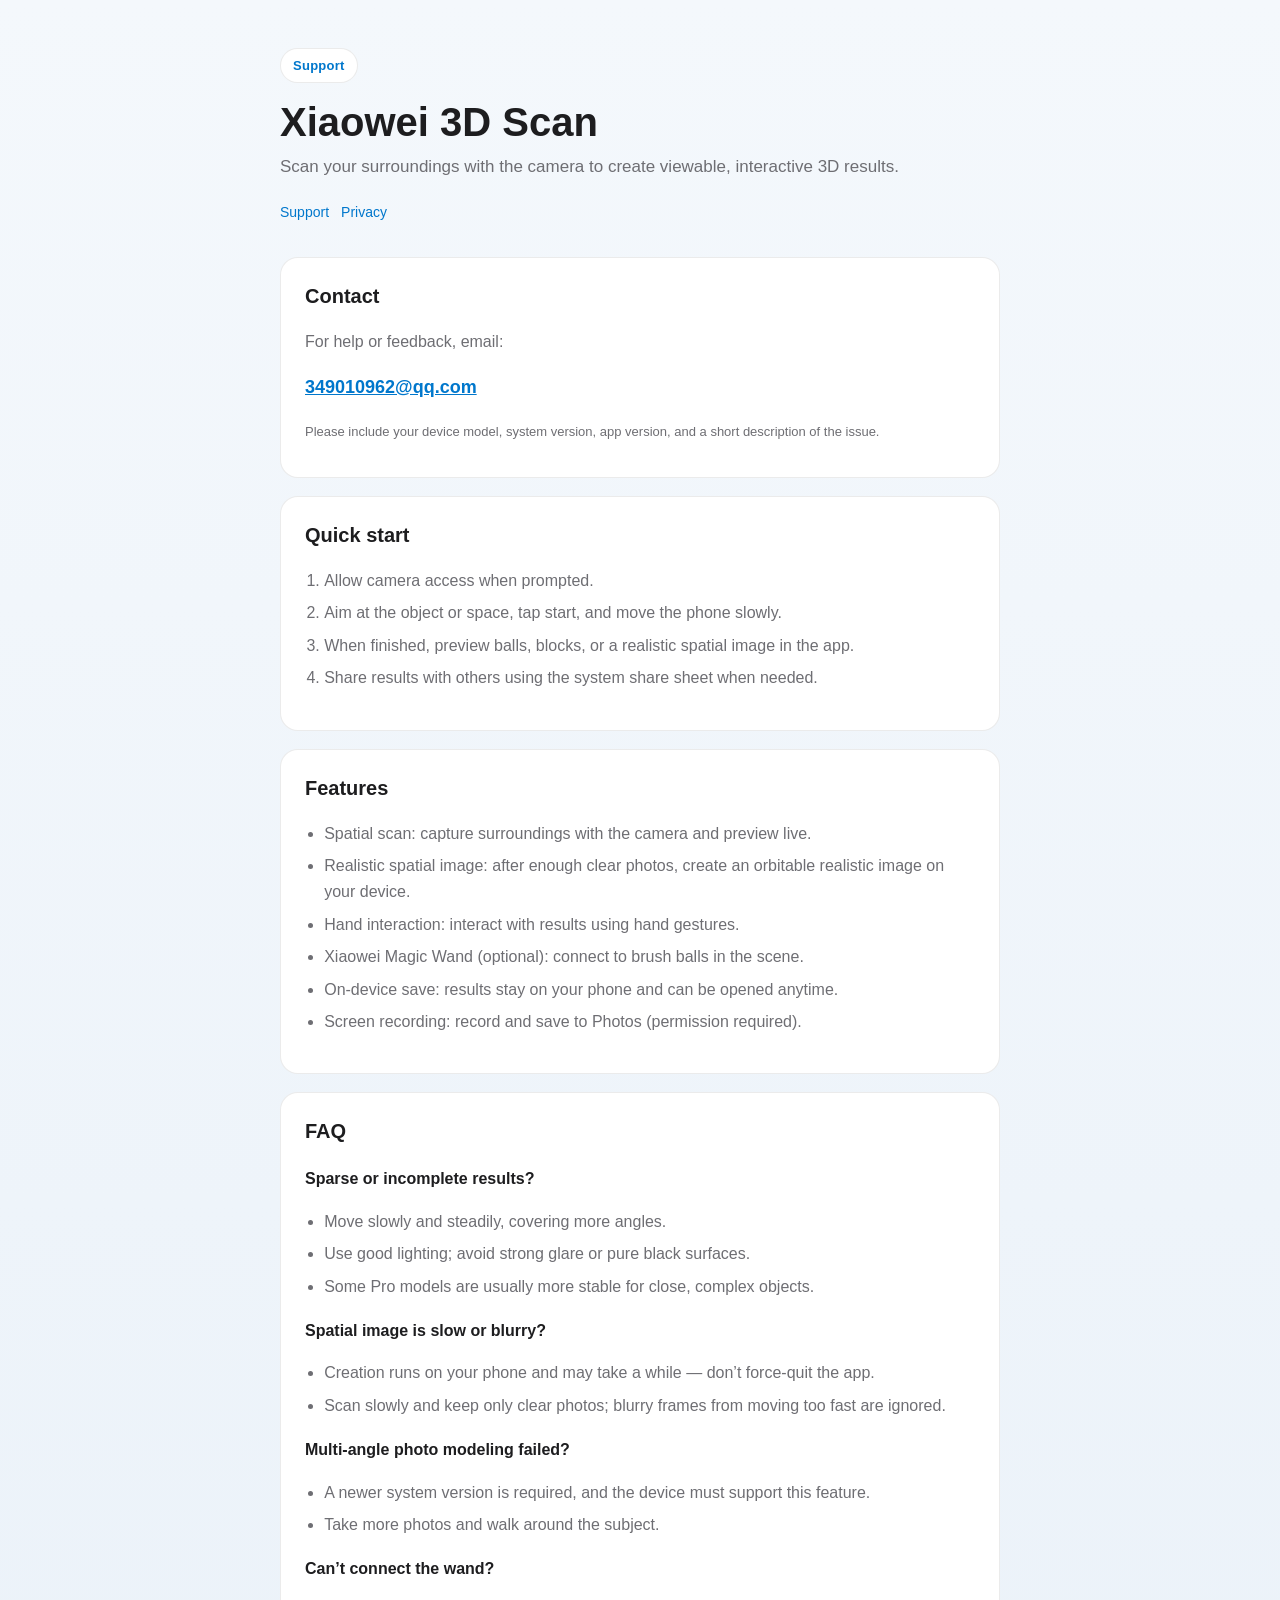
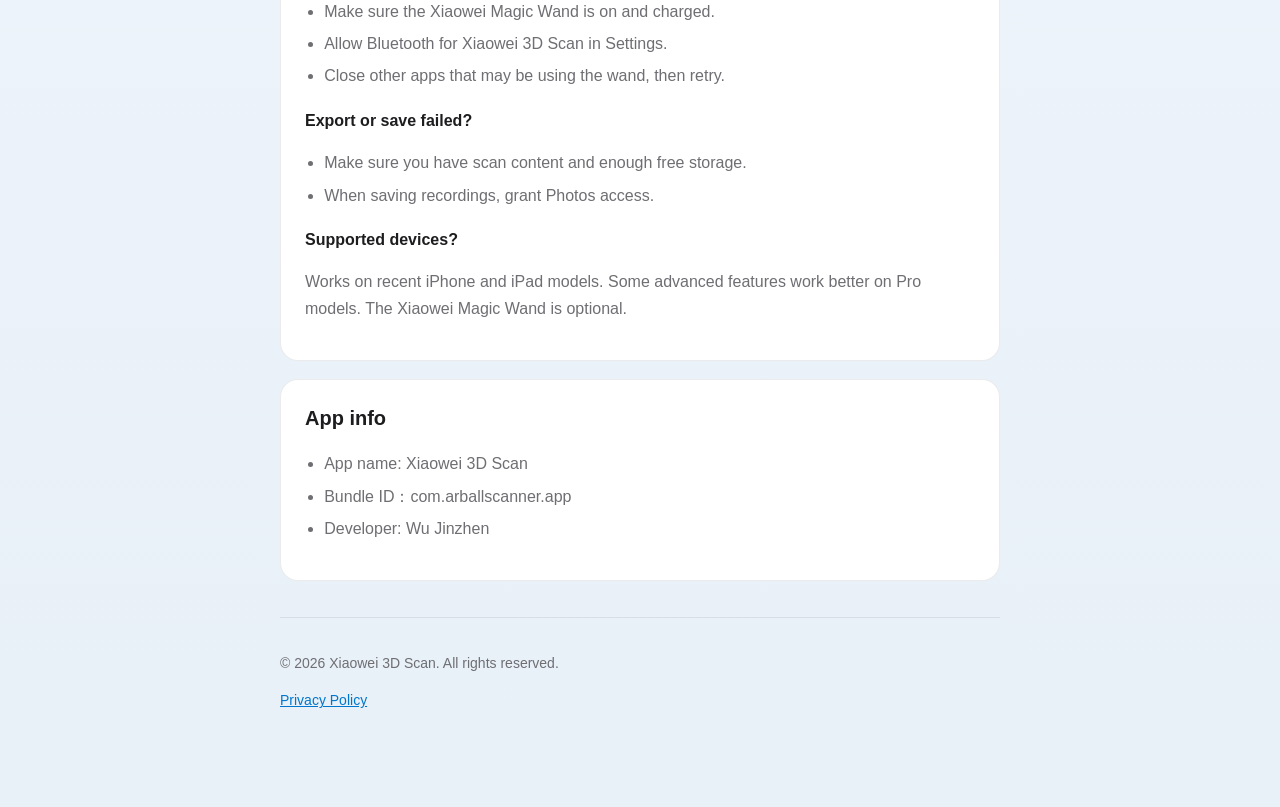
<file: index.html>
<!DOCTYPE html>
<html lang="zh-Hans">
  <head>
    <meta charset="utf-8" />
    <meta name="viewport" content="width=device-width, initial-scale=1" />
    <title>小位3D扫描 - 技术支持</title>
    <meta name="description" content="小位3D扫描技术支持与常见问题。" />
    <link rel="stylesheet" href="style.css" />
  </head>
  <body>
    <div class="wrap" data-i18n-root>
      <header>
        <span class="badge" data-zh="技术支持" data-en="Support">技术支持</span>
        <h1 data-zh="小位3D扫描" data-en="Xiaowei 3D Scan">小位3D扫描</h1>
        <p class="subtitle" data-zh="用手机摄像头扫描周围空间，生成可预览、可互动的立体结果。" data-en="Scan your surroundings with the camera to create viewable, interactive 3D results.">
          用手机摄像头扫描周围空间，生成可预览、可互动的立体结果。
        </p>
        <nav class="top">
          <a href="index.html" data-zh="技术支持" data-en="Support">技术支持</a>
          <a href="privacy.html" data-zh="隐私政策" data-en="Privacy">隐私政策</a>
        </nav>
      </header>

      <section class="card">
        <h2 data-zh="联系我们" data-en="Contact">联系我们</h2>
        <p data-zh="使用中遇到问题，或想反馈建议，请发邮件：" data-en="For help or feedback, email:">
          使用中遇到问题，或想反馈建议，请发邮件：
        </p>
        <p class="contact">
          <a href="mailto:349010962@qq.com">349010962@qq.com</a>
        </p>
        <p class="meta" data-zh="请说明手机型号、系统版本、App 版本，以及具体问题。我们会尽快回复。" data-en="Please include your device model, system version, app version, and a short description of the issue.">
          请说明手机型号、系统版本、App 版本，以及具体问题。我们会尽快回复。
        </p>
      </section>

      <section class="card">
        <h2 data-zh="快速开始" data-en="Quick start">快速开始</h2>
        <ol>
          <li data-zh="首次使用时，允许 App 使用摄像头。" data-en="Allow camera access when prompted.">首次使用时，允许 App 使用摄像头。</li>
          <li data-zh="对准要扫描的物体或空间，点开始，并缓慢移动手机。" data-en="Aim at the object or space, tap start, and move the phone slowly.">对准要扫描的物体或空间，点开始，并缓慢移动手机。</li>
          <li data-zh="完成后可在 App 内预览小球、方块或真实空间影像。" data-en="When finished, preview balls, blocks, or a realistic spatial image in the app.">完成后可在 App 内预览小球、方块或真实空间影像。</li>
          <li data-zh="需要时可通过系统分享把结果发给别人。" data-en="Share results with others using the system share sheet when needed.">需要时可通过系统分享把结果发给别人。</li>
        </ol>
      </section>

      <section class="card">
        <h2 data-zh="主要功能" data-en="Features">主要功能</h2>
        <ul>
          <li data-zh="空间扫描：用摄像头采集周围空间，实时预览。" data-en="Spatial scan: capture surroundings with the camera and preview live."><strong data-zh="空间扫描：" data-en="Spatial scan:">空间扫描：</strong>用摄像头采集周围空间，实时预览。</li>
          <li data-zh="真实空间影像：慢速采够清晰照片后，在本机生成可绕看的真实影像。" data-en="Realistic spatial image: after enough clear photos, create an orbitable realistic image on your device."><strong data-zh="真实空间影像：" data-en="Realistic spatial image:">真实空间影像：</strong>慢速采够清晰照片后，在本机生成可绕看的真实影像。</li>
          <li data-zh="手势互动：可用手在画面中与扫描结果互动。" data-en="Hand interaction: interact with results using hand gestures."><strong data-zh="手势互动：" data-en="Hand interaction:">手势互动：</strong>可用手在画面中与扫描结果互动。</li>
          <li data-zh="小位魔法棒（可选）：连接后可在画面中拨动小球等。" data-en="Xiaowei Magic Wand (optional): connect to brush balls in the scene."><strong data-zh="小位魔法棒（可选）：" data-en="Xiaowei Magic Wand (optional):">小位魔法棒（可选）：</strong>连接后可在画面中拨动小球等。</li>
          <li data-zh="本地保存：结果保存在手机本地，可随时打开。" data-en="On-device save: results stay on your phone and can be opened anytime."><strong data-zh="本地保存：" data-en="On-device save:">本地保存：</strong>结果保存在手机本地，可随时打开。</li>
          <li data-zh="录屏分享：可将过程录屏并保存到相册（需相册权限）。" data-en="Screen recording: record and save to Photos (permission required)."><strong data-zh="录屏分享：" data-en="Screen recording:">录屏分享：</strong>可将过程录屏并保存到相册（需相册权限）。</li>
        </ul>
      </section>

      <section class="card">
        <h2 data-zh="常见问题" data-en="FAQ">常见问题</h2>

        <h3 data-zh="扫描结果稀疏或不完整？" data-en="Sparse or incomplete results?">扫描结果稀疏或不完整？</h3>
        <ul>
          <li data-zh="尽量缓慢、平稳移动，多角度覆盖。" data-en="Move slowly and steadily, covering more angles.">尽量缓慢、平稳移动，多角度覆盖。</li>
          <li data-zh="光线充足，避免强反光或纯黑表面。" data-en="Use good lighting; avoid strong glare or pure black surfaces.">光线充足，避免强反光或纯黑表面。</li>
          <li data-zh="部分 Pro 机型在近距离复杂物体上通常更稳。" data-en="Some Pro models are usually more stable for close, complex objects.">部分 Pro 机型在近距离复杂物体上通常更稳。</li>
        </ul>

        <h3 data-zh="真实空间影像很慢或很糊？" data-en="Spatial image is slow or blurry?">真实空间影像很慢或很糊？</h3>
        <ul>
          <li data-zh="生成在手机本地完成，可能需要较长时间，请勿强制退出 App。" data-en="Creation runs on your phone and may take a while — don’t force-quit the app.">生成在手机本地完成，可能需要较长时间，请勿强制退出 App。</li>
          <li data-zh="采集时请慢扫，只保留清晰照片；太快的糊帧不会计入。" data-en="Scan slowly and keep only clear photos; blurry frames from moving too fast are ignored.">采集时请慢扫，只保留清晰照片；太快的糊帧不会计入。</li>
        </ul>

        <h3 data-zh="多角度拍照建模失败？" data-en="Multi-angle photo modeling failed?">多角度拍照建模失败？</h3>
        <ul>
          <li data-zh="需要较新的系统版本，且设备需支持该功能。" data-en="A newer system version is required, and the device must support this feature.">需要较新的系统版本，且设备需支持该功能。</li>
          <li data-zh="请多拍几张、围绕目标拍摄。" data-en="Take more photos and walk around the subject.">请多拍几张、围绕目标拍摄。</li>
        </ul>

        <h3 data-zh="无法连接魔法棒？" data-en="Can’t connect the wand?">无法连接魔法棒？</h3>
        <ul>
          <li data-zh="确认小位魔法棒已开机且电量充足。" data-en="Make sure the Xiaowei Magic Wand is on and charged.">确认小位魔法棒已开机且电量充足。</li>
          <li data-zh="在系统设置中允许「小位3D扫描」使用蓝牙。" data-en="Allow Bluetooth for Xiaowei 3D Scan in Settings.">在系统设置中允许「小位3D扫描」使用蓝牙。</li>
          <li data-zh="关闭其他可能占用连接的应用后重试。" data-en="Close other apps that may be using the wand, then retry.">关闭其他可能占用连接的应用后重试。</li>
        </ul>

        <h3 data-zh="导出或保存失败？" data-en="Export or save failed?">导出或保存失败？</h3>
        <ul>
          <li data-zh="确认已有扫描内容，且手机存储空间充足。" data-en="Make sure you have scan content and enough free storage.">确认已有扫描内容，且手机存储空间充足。</li>
          <li data-zh="保存录屏到相册时，请确认已授予相册权限。" data-en="When saving recordings, grant Photos access.">保存录屏到相册时，请确认已授予相册权限。</li>
        </ul>

        <h3 data-zh="支持哪些设备？" data-en="Supported devices?">支持哪些设备？</h3>
        <p data-zh="支持较新系统的 iPhone 与 iPad。部分高级功能在 Pro 机型上效果更好。小位魔法棒为可选配件。" data-en="Works on recent iPhone and iPad models. Some advanced features work better on Pro models. The Xiaowei Magic Wand is optional.">
          支持较新系统的 iPhone 与 iPad。部分高级功能在 Pro 机型上效果更好。小位魔法棒为可选配件。
        </p>
      </section>

      <section class="card">
        <h2 data-zh="应用信息" data-en="App info">应用信息</h2>
        <ul>
          <li data-zh="应用名称：小位3D扫描" data-en="App name: Xiaowei 3D Scan">应用名称：小位3D扫描</li>
          <li>Bundle ID：com.arballscanner.app</li>
          <li data-zh="开发者：吴金振" data-en="Developer: Wu Jinzhen">开发者：吴金振</li>
        </ul>
      </section>

      <footer>
        <p data-zh="© 2026 小位3D扫描。保留所有权利。" data-en="© 2026 Xiaowei 3D Scan. All rights reserved.">© 2026 小位3D扫描。保留所有权利。</p>
        <p><a href="privacy.html" data-zh="查看隐私政策" data-en="Privacy Policy">查看隐私政策</a></p>
      </footer>
    </div>
    <script src="i18n.js"></script>
  </body>
</html>
</file>
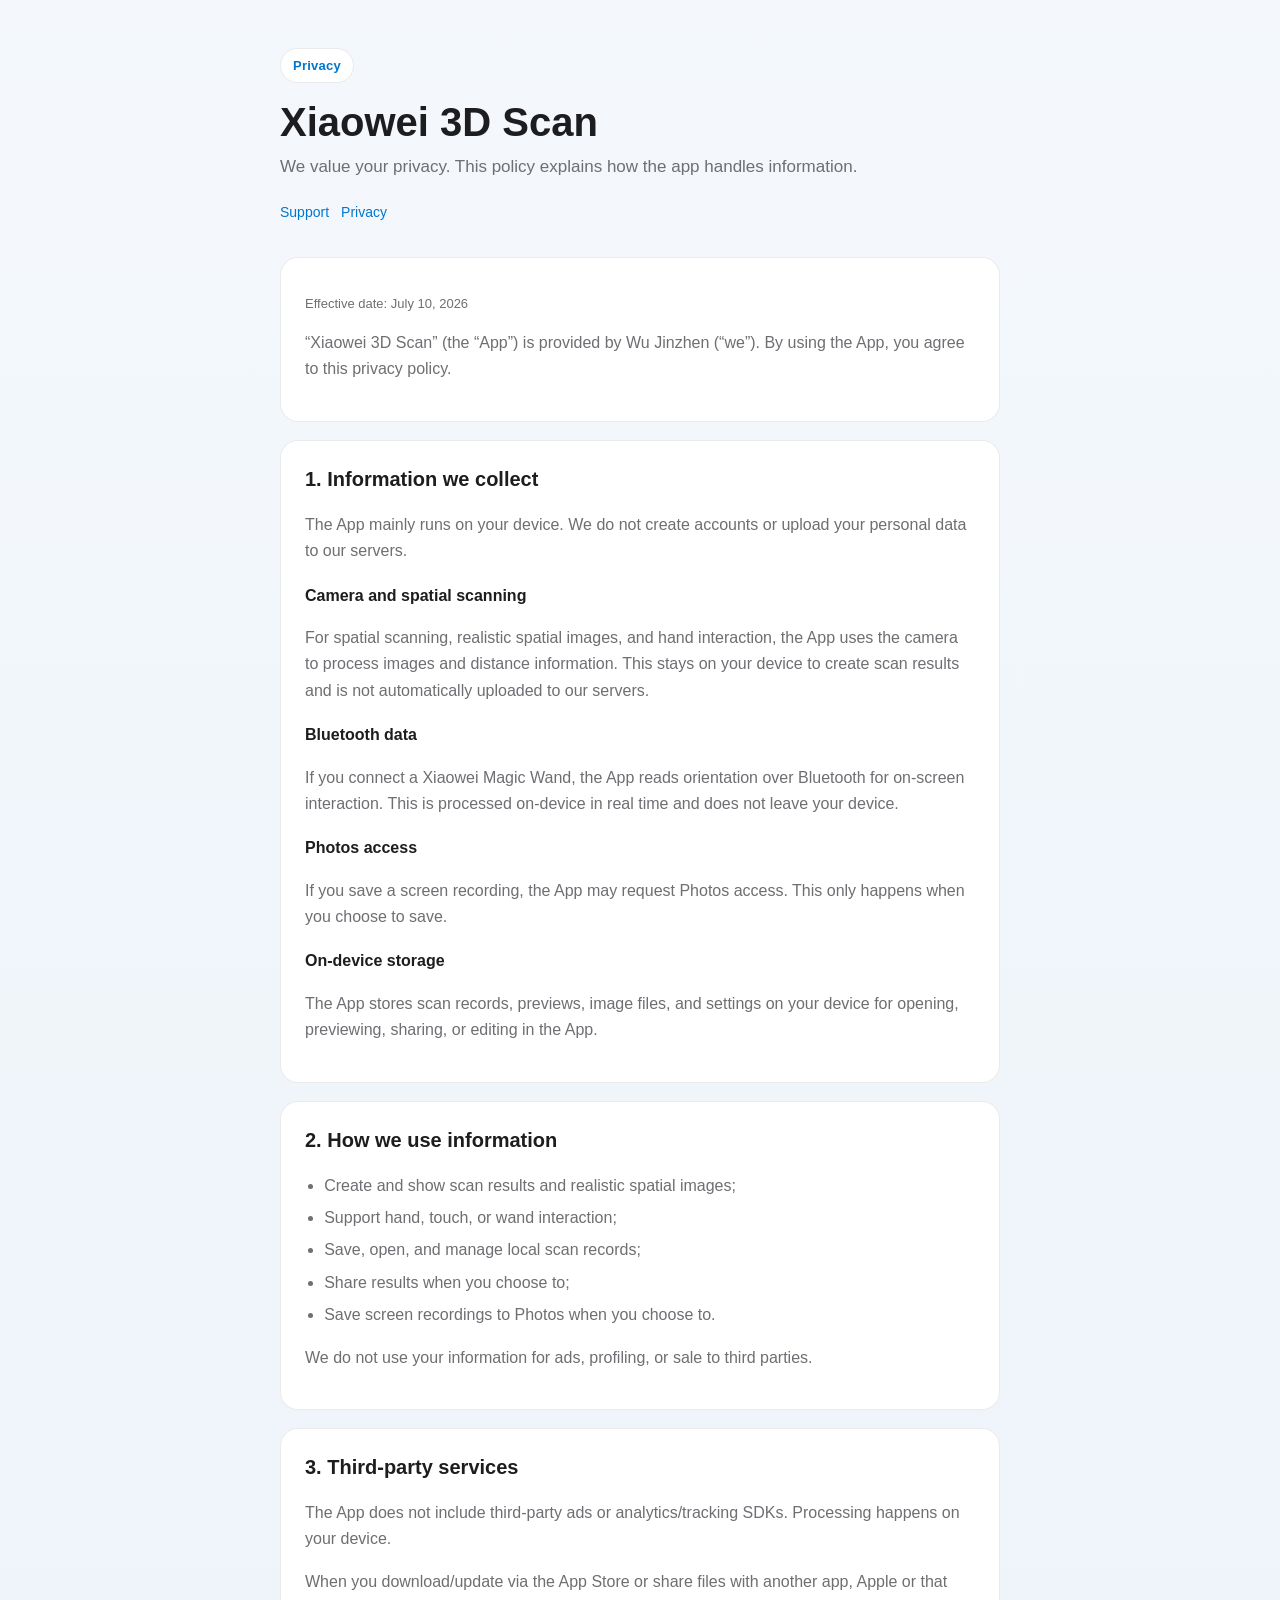
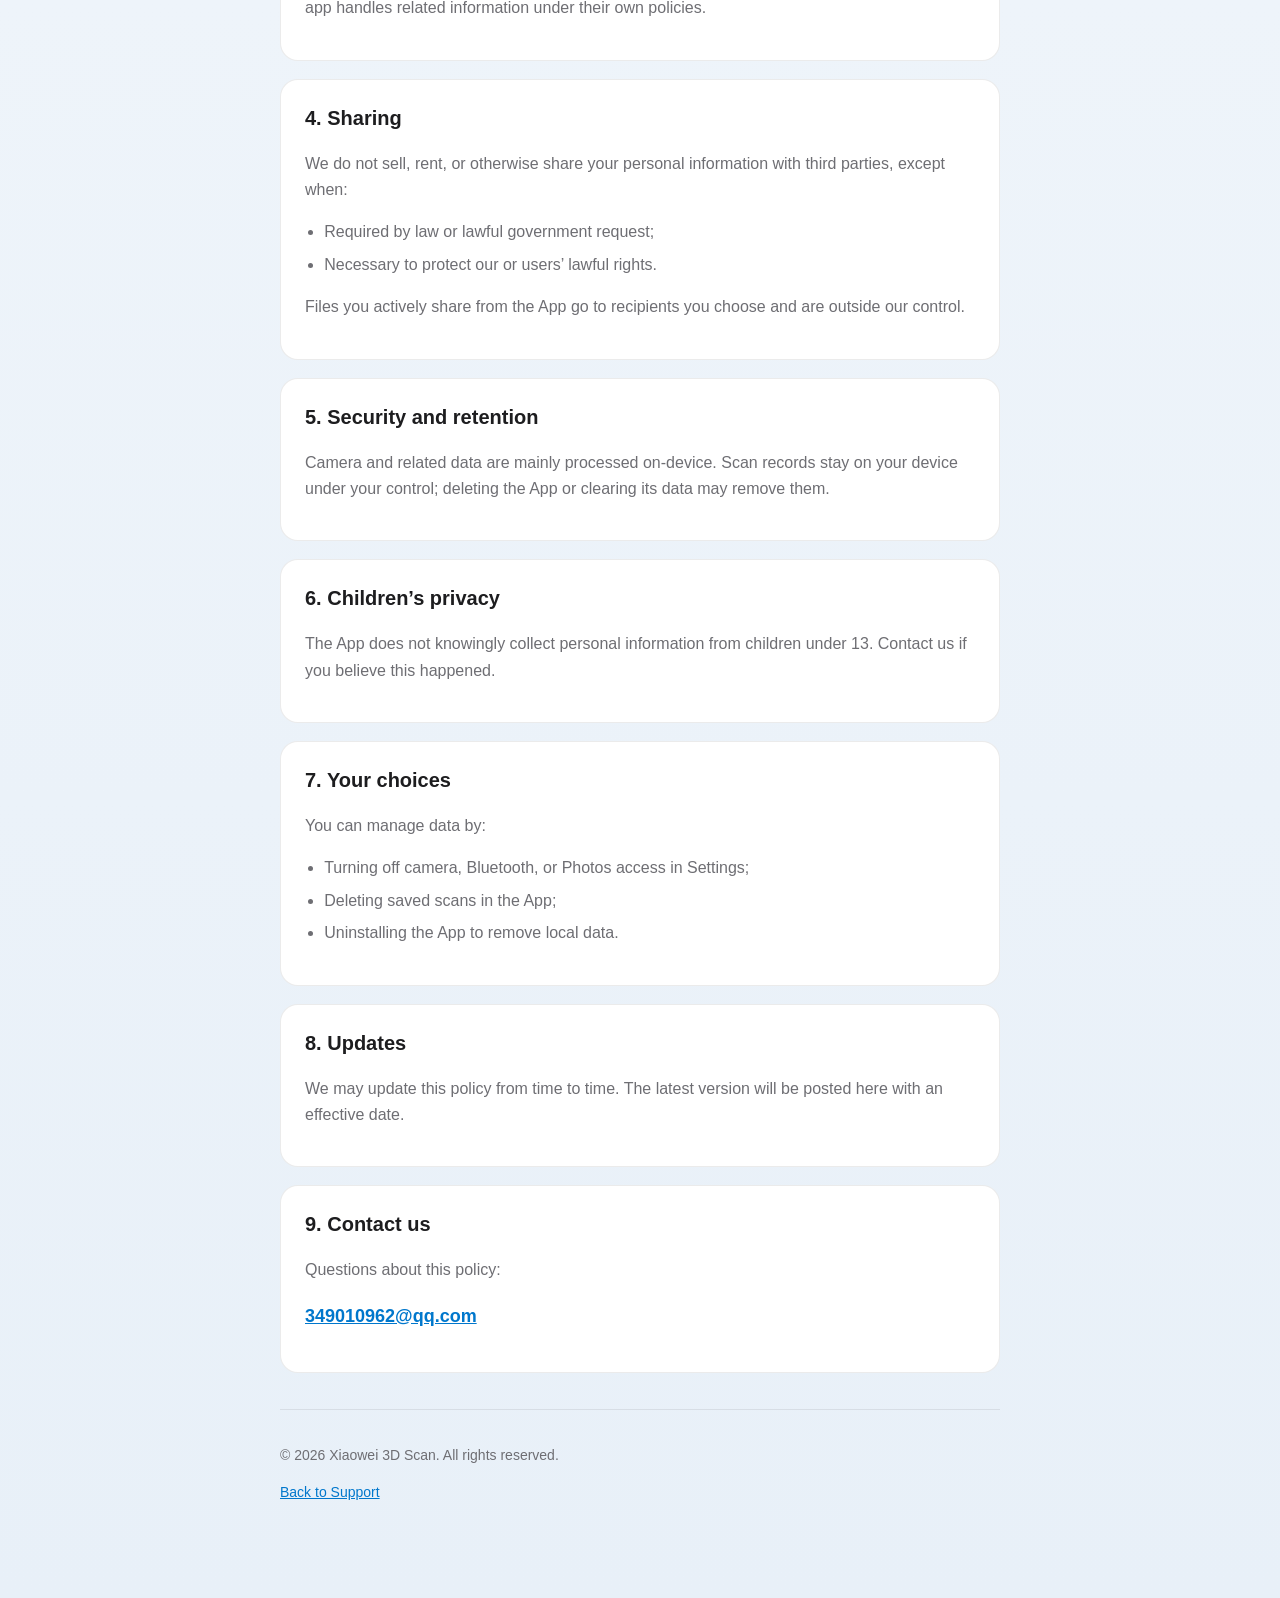
<file: privacy.html>
<!DOCTYPE html>
<html lang="zh-Hans">
  <head>
    <meta charset="utf-8" />
    <meta name="viewport" content="width=device-width, initial-scale=1" />
    <title>小位3D扫描 - 隐私政策</title>
    <meta name="description" content="小位3D扫描隐私政策。" />
    <link rel="stylesheet" href="style.css" />
  </head>
  <body>
    <div class="wrap" data-i18n-root>
      <header>
        <span class="badge" data-zh="隐私政策" data-en="Privacy">隐私政策</span>
        <h1 data-zh="小位3D扫描" data-en="Xiaowei 3D Scan">小位3D扫描</h1>
        <p class="subtitle" data-zh="我们重视您的隐私。本政策说明本应用如何处理相关信息。" data-en="We value your privacy. This policy explains how the app handles information.">
          我们重视您的隐私。本政策说明本应用如何处理相关信息。
        </p>
        <nav class="top">
          <a href="index.html" data-zh="技术支持" data-en="Support">技术支持</a>
          <a href="privacy.html" data-zh="隐私政策" data-en="Privacy">隐私政策</a>
        </nav>
      </header>

      <section class="card">
        <p class="meta" data-zh="生效日期：2026 年 7 月 10 日" data-en="Effective date: July 10, 2026">生效日期：2026 年 7 月 10 日</p>
        <p data-zh="「小位3D扫描」（以下简称「本应用」）由吴金振（以下简称「我们」）提供。使用本应用即表示您同意本隐私政策。" data-en="“Xiaowei 3D Scan” (the “App”) is provided by Wu Jinzhen (“we”). By using the App, you agree to this privacy policy.">
          「小位3D扫描」（以下简称「本应用」）由吴金振（以下简称「我们」）提供。使用本应用即表示您同意本隐私政策。
        </p>
      </section>

      <section class="card">
        <h2 data-zh="1. 我们收集的信息" data-en="1. Information we collect">1. 我们收集的信息</h2>
        <p data-zh="本应用以本地运行为主，不会建立用户账号，也不会将您的个人数据上传至我们的服务器。" data-en="The App mainly runs on your device. We do not create accounts or upload your personal data to our servers.">
          本应用以本地运行为主，不会建立用户账号，也不会将您的个人数据上传至我们的服务器。
        </p>

        <h3 data-zh="摄像头与空间扫描" data-en="Camera and spatial scanning">摄像头与空间扫描</h3>
        <p data-zh="为进行空间扫描、真实空间影像生成与手部互动，本应用会使用摄像头处理画面与距离信息。这些内容仅在您的设备上处理，用于生成扫描结果，不会自动上传至我们的服务器。" data-en="For spatial scanning, realistic spatial images, and hand interaction, the App uses the camera to process images and distance information. This stays on your device to create scan results and is not automatically uploaded to our servers.">
          为进行空间扫描、真实空间影像生成与手部互动，本应用会使用摄像头处理画面与距离信息。这些内容仅在您的设备上处理，用于生成扫描结果，不会自动上传至我们的服务器。
        </p>

        <h3 data-zh="蓝牙数据" data-en="Bluetooth data">蓝牙数据</h3>
        <p data-zh="若您选择连接小位魔法棒，本应用会通过蓝牙读取姿态信息，用于画面互动。这些数据仅在设备上实时处理，不会离开您的设备。" data-en="If you connect a Xiaowei Magic Wand, the App reads orientation over Bluetooth for on-screen interaction. This is processed on-device in real time and does not leave your device.">
          若您选择连接小位魔法棒，本应用会通过蓝牙读取姿态信息，用于画面互动。这些数据仅在设备上实时处理，不会离开您的设备。
        </p>

        <h3 data-zh="相册写入" data-en="Photos access">相册写入</h3>
        <p data-zh="若您选择保存录屏，本应用会请求相册权限，将视频保存到系统相册。仅在您主动操作时发生。" data-en="If you save a screen recording, the App may request Photos access. This only happens when you choose to save.">
          若您选择保存录屏，本应用会请求相册权限，将视频保存到系统相册。仅在您主动操作时发生。
        </p>

        <h3 data-zh="本地存储" data-en="On-device storage">本地存储</h3>
        <p data-zh="本应用会在设备本地保存扫描记录、预览与影像文件及相关设置。这些数据仅用于在本应用内打开、预览、分享或继续编辑。" data-en="The App stores scan records, previews, image files, and settings on your device for opening, previewing, sharing, or editing in the App.">
          本应用会在设备本地保存扫描记录、预览与影像文件及相关设置。这些数据仅用于在本应用内打开、预览、分享或继续编辑。
        </p>
      </section>

      <section class="card">
        <h2 data-zh="2. 我们如何使用信息" data-en="2. How we use information">2. 我们如何使用信息</h2>
        <ul>
          <li data-zh="生成与展示扫描结果和真实空间影像；" data-en="Create and show scan results and realistic spatial images;">生成与展示扫描结果和真实空间影像；</li>
          <li data-zh="支持手势、触控或魔法棒互动；" data-en="Support hand, touch, or wand interaction;">支持手势、触控或魔法棒互动；</li>
          <li data-zh="保存、打开与管理本地扫描记录；" data-en="Save, open, and manage local scan records;">保存、打开与管理本地扫描记录；</li>
          <li data-zh="在您主动操作时分享扫描结果；" data-en="Share results when you choose to;">在您主动操作时分享扫描结果；</li>
          <li data-zh="在您主动操作时将录屏保存到相册。" data-en="Save screen recordings to Photos when you choose to.">在您主动操作时将录屏保存到相册。</li>
        </ul>
        <p data-zh="除上述目的外，我们不会将您的信息用于广告、用户画像或出售给第三方。" data-en="We do not use your information for ads, profiling, or sale to third parties.">
          除上述目的外，我们不会将您的信息用于广告、用户画像或出售给第三方。
        </p>
      </section>

      <section class="card">
        <h2 data-zh="3. 第三方服务" data-en="3. Third-party services">3. 第三方服务</h2>
        <p data-zh="本应用不包含第三方广告，也不集成第三方数据分析或追踪服务。相关处理在您的设备上完成。" data-en="The App does not include third-party ads or analytics/tracking SDKs. Processing happens on your device.">
          本应用不包含第三方广告，也不集成第三方数据分析或追踪服务。相关处理在您的设备上完成。
        </p>
        <p data-zh="您通过 App Store 下载或更新，或通过系统分享发送文件时，相关信息由 Apple 或您选择的应用处理，适用其各自政策。" data-en="When you download/update via the App Store or share files with another app, Apple or that app handles related information under their own policies.">
          您通过 App Store 下载或更新，或通过系统分享发送文件时，相关信息由 Apple 或您选择的应用处理，适用其各自政策。
        </p>
      </section>

      <section class="card">
        <h2 data-zh="4. 数据共享" data-en="4. Sharing">4. 数据共享</h2>
        <p data-zh="我们不会出售、出租或以其他方式向第三方共享您的个人信息。仅在以下情况可能披露：" data-en="We do not sell, rent, or otherwise share your personal information with third parties, except when:">
          我们不会出售、出租或以其他方式向第三方共享您的个人信息。仅在以下情况可能披露：
        </p>
        <ul>
          <li data-zh="依据法律法规或政府机关的合法要求；" data-en="Required by law or lawful government request;">依据法律法规或政府机关的合法要求；</li>
          <li data-zh="为保护我们或用户的合法权益所必需。" data-en="Necessary to protect our or users’ lawful rights.">为保护我们或用户的合法权益所必需。</li>
        </ul>
        <p data-zh="您通过 App 内分享主动发送的文件，由您自行选择接收方，不在我们的控制范围内。" data-en="Files you actively share from the App go to recipients you choose and are outside our control.">
          您通过 App 内分享主动发送的文件，由您自行选择接收方，不在我们的控制范围内。
        </p>
      </section>

      <section class="card">
        <h2 data-zh="5. 数据安全与保留" data-en="5. Security and retention">5. 数据安全与保留</h2>
        <p data-zh="摄像头与相关数据主要在设备上处理。扫描记录保存在设备本地，由您自行管理；删除 App 或清除应用数据后，相应本地文件可能被移除。" data-en="Camera and related data are mainly processed on-device. Scan records stay on your device under your control; deleting the App or clearing its data may remove them.">
          摄像头与相关数据主要在设备上处理。扫描记录保存在设备本地，由您自行管理；删除 App 或清除应用数据后，相应本地文件可能被移除。
        </p>
      </section>

      <section class="card">
        <h2 data-zh="6. 儿童隐私" data-en="6. Children’s privacy">6. 儿童隐私</h2>
        <p data-zh="本应用不面向 13 岁以下儿童主动收集个人信息。若您认为我们无意中收集了儿童信息，请联系我们。" data-en="The App does not knowingly collect personal information from children under 13. Contact us if you believe this happened.">
          本应用不面向 13 岁以下儿童主动收集个人信息。若您认为我们无意中收集了儿童信息，请联系我们。
        </p>
      </section>

      <section class="card">
        <h2 data-zh="7. 您的权利" data-en="7. Your choices">7. 您的权利</h2>
        <p data-zh="您可以通过以下方式管理数据：" data-en="You can manage data by:">您可以通过以下方式管理数据：</p>
        <ul>
          <li data-zh="在系统设置中关闭摄像头、蓝牙或相册权限；" data-en="Turning off camera, Bluetooth, or Photos access in Settings;">在系统设置中关闭摄像头、蓝牙或相册权限；</li>
          <li data-zh="在 App 内删除已保存的扫描记录；" data-en="Deleting saved scans in the App;">在 App 内删除已保存的扫描记录；</li>
          <li data-zh="卸载本应用以移除本地数据。" data-en="Uninstalling the App to remove local data.">卸载本应用以移除本地数据。</li>
        </ul>
      </section>

      <section class="card">
        <h2 data-zh="8. 政策更新" data-en="8. Updates">8. 政策更新</h2>
        <p data-zh="我们可能不时更新本隐私政策。更新后的版本将发布在本页面，并注明生效日期。" data-en="We may update this policy from time to time. The latest version will be posted here with an effective date.">
          我们可能不时更新本隐私政策。更新后的版本将发布在本页面，并注明生效日期。
        </p>
      </section>

      <section class="card">
        <h2 data-zh="9. 联系我们" data-en="9. Contact us">9. 联系我们</h2>
        <p data-zh="如对本隐私政策有任何疑问，请联系：" data-en="Questions about this policy:">如对本隐私政策有任何疑问，请联系：</p>
        <p class="contact">
          <a href="mailto:349010962@qq.com">349010962@qq.com</a>
        </p>
      </section>

      <footer>
        <p data-zh="© 2026 小位3D扫描。保留所有权利。" data-en="© 2026 Xiaowei 3D Scan. All rights reserved.">© 2026 小位3D扫描。保留所有权利。</p>
        <p><a href="index.html" data-zh="返回技术支持" data-en="Back to Support">返回技术支持</a></p>
      </footer>
    </div>
    <script src="i18n.js"></script>
  </body>
</html>
</file>
<file: style.css>
:root {
  color-scheme: light dark;
  --bg: #0a1018;
  --bg-card: rgba(255, 255, 255, 0.06);
  --text: #f5f5f7;
  --text-secondary: rgba(255, 255, 255, 0.65);
  --accent: #4db8ff;
  --border: rgba(255, 255, 255, 0.12);
  --max-width: 760px;
}

@media (prefers-color-scheme: light) {
  :root {
    --bg: #f4f8fc;
    --bg-card: #ffffff;
    --text: #1d1d1f;
    --text-secondary: #6e6e73;
    --accent: #0077cc;
    --border: rgba(0, 0, 0, 0.08);
  }
}

* {
  box-sizing: border-box;
}

body {
  margin: 0;
  font-family: -apple-system, BlinkMacSystemFont, "SF Pro Text", "PingFang SC",
    "Hiragino Sans GB", "Microsoft YaHei", sans-serif;
  background: linear-gradient(180deg, var(--bg) 0%, #121c28 100%);
  color: var(--text);
  line-height: 1.65;
  min-height: 100vh;
}

@media (prefers-color-scheme: light) {
  body {
    background: linear-gradient(180deg, #f4f8fc 0%, #e8f0f8 100%);
  }
}

.wrap {
  max-width: var(--max-width);
  margin: 0 auto;
  padding: 48px 20px 80px;
}

header {
  margin-bottom: 32px;
}

.badge {
  display: inline-block;
  padding: 6px 12px;
  border-radius: 999px;
  background: var(--bg-card);
  border: 1px solid var(--border);
  color: var(--accent);
  font-size: 13px;
  font-weight: 600;
  letter-spacing: 0.02em;
}

h1 {
  margin: 16px 0 8px;
  font-size: clamp(28px, 5vw, 40px);
  line-height: 1.15;
}

.subtitle {
  margin: 0;
  color: var(--text-secondary);
  font-size: 17px;
}

nav.top {
  margin-top: 20px;
  display: flex;
  gap: 12px;
  flex-wrap: wrap;
}

nav.top a {
  color: var(--accent);
  text-decoration: none;
  font-size: 14px;
}

nav.top a:hover {
  text-decoration: underline;
}

.card {
  background: var(--bg-card);
  border: 1px solid var(--border);
  border-radius: 18px;
  padding: 22px 24px;
  margin-bottom: 18px;
}

.card h2 {
  margin: 0 0 12px;
  font-size: 20px;
}

.card h3 {
  margin: 18px 0 8px;
  font-size: 16px;
}

.card p,
.card li {
  color: var(--text-secondary);
}

.card ul,
.card ol {
  padding-left: 1.2em;
}

.card li + li {
  margin-top: 6px;
}

a {
  color: var(--accent);
}

footer {
  margin-top: 36px;
  padding-top: 20px;
  border-top: 1px solid var(--border);
  color: var(--text-secondary);
  font-size: 14px;
}

.contact {
  font-size: 18px;
  font-weight: 600;
  color: var(--text);
}

.meta {
  font-size: 13px;
  color: var(--text-secondary);
}
</file>
